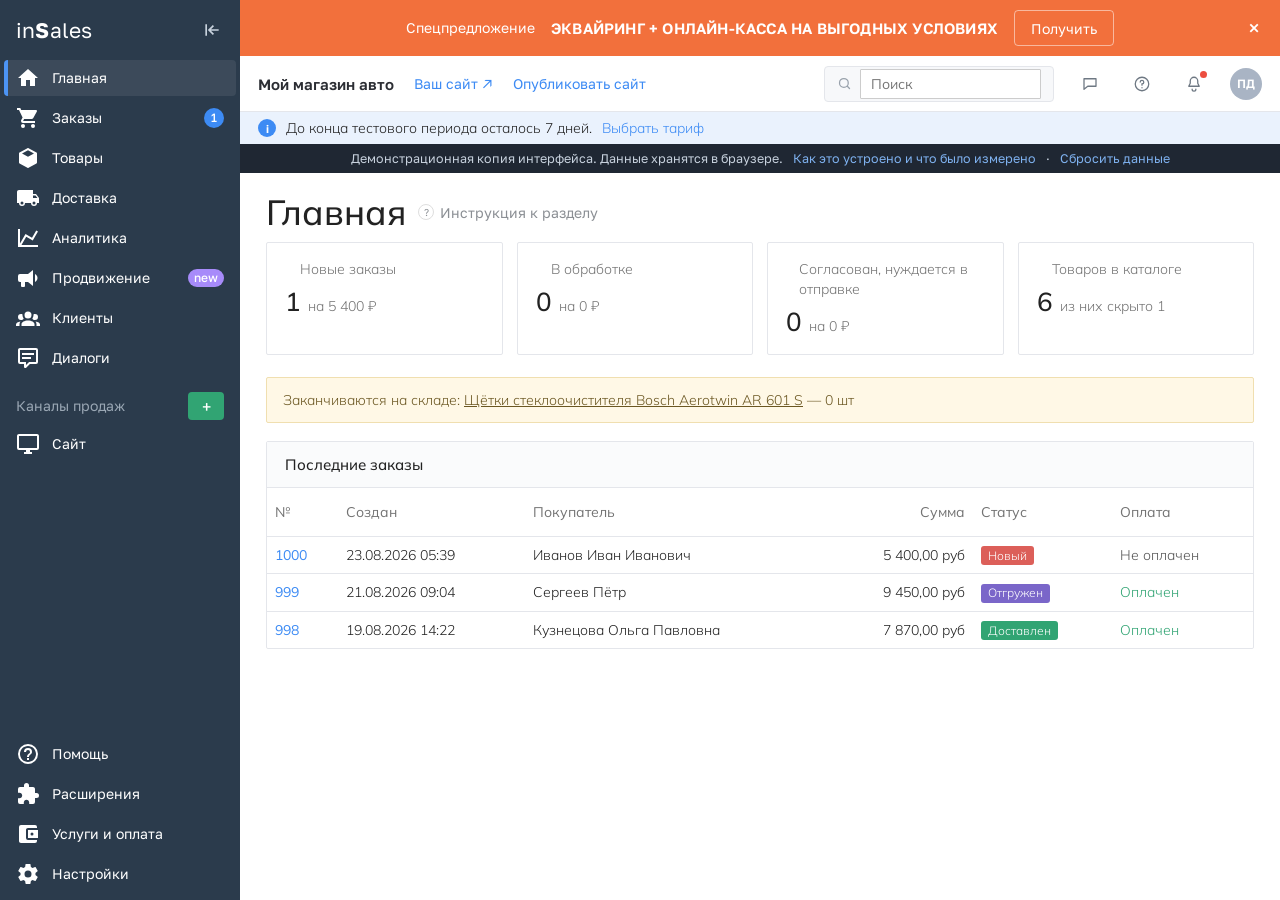
<file: index.html>
<!doctype html>
<html lang="ru">
<head>
<meta charset="utf-8">
<meta name="viewport" content="width=device-width,initial-scale=1">
<title>Мой магазин авто — админка</title>
<meta name="description" content="Рабочая копия админки InSales: каталог, заказы, клиенты, контент и настройки.">
<meta name="robots" content="noindex,nofollow">
<link rel="preconnect" href="https://fonts.googleapis.com">
<link rel="preconnect" href="https://fonts.gstatic.com" crossorigin>
<link rel="stylesheet" href="https://fonts.googleapis.com/css2?family=Golos+Text:wght@400;500;600;700&family=Mulish:wght@300;400;500;600;700&display=swap">
<link rel="stylesheet" href="assets/app.css">
<link rel="icon" href="data:image/svg+xml,<svg xmlns='http://www.w3.org/2000/svg' viewBox='0 0 32 32'><rect width='32' height='32' rx='6' fill='%23262F3E'/><text x='16' y='23' font-size='19' font-family='Arial' font-weight='700' fill='white' text-anchor='middle'>S</text></svg>">
</head>
<body>
<div class="app">
  <aside class="side" id="side">
    <div class="sidenav__section sidenav__section--top">
      <span class="logo">in<b>S</b>ales</span>
      <button class="collapse" id="collapse" title="Свернуть меню" aria-label="Свернуть меню">
        <svg width="20" height="20" viewBox="0 0 24 24" fill="currentColor"><path d="M4 5h2v14H4zM20 11H10.8l3.6-3.6L13 6l-6 6 6 6 1.4-1.4-3.6-3.6H20z"/></svg>
      </button>
    </div>
    <nav class="sidenav__section sidenav__section--middle" id="nav"></nav>
    <div class="sidenav__section sidenav__section--bottom" id="navfoot"></div>
  </aside>

  <div class="main">
    <div class="promo" id="promo">
      <span>Спецпредложение</span>
      <strong>Эквайринг + онлайн-касса на выгодных условиях</strong>
      <button class="get">Получить</button>
      <button class="x" id="promoclose" title="Закрыть">×</button>
    </div>

    <div class="topbar">
      <button class="burger" id="burger">☰</button>
      <span class="shopname">Мой магазин авто</span>
      <a href="#/branding">Ваш сайт ↗</a>
      <a href="#/domains">Опубликовать сайт</a>
      <span class="sp"></span>
      <label class="search"><span class="mg"><svg width="15" height="15" viewBox="0 0 24 24" fill="none" stroke="currentColor" stroke-width="2" stroke-linecap="round"><circle cx="11" cy="11" r="7"/><path d="m20 20-3.5-3.5"/></svg></span><input type="text" id="globalsearch" placeholder="Поиск"></label>
      <button class="ticon" title="Диалоги"><svg width="18" height="18" viewBox="0 0 24 24" fill="none" stroke="currentColor" stroke-width="1.7" stroke-linejoin="round"><path d="M4 5h16v10H9l-5 4z"/></svg></button>
      <button class="ticon" title="Помощь"><svg width="18" height="18" viewBox="0 0 24 24" fill="none" stroke="currentColor" stroke-width="1.7" stroke-linecap="round"><circle cx="12" cy="12" r="9"/><path d="M9.6 9.4A2.4 2.4 0 1 1 12 12v1.5M12 17h.01"/></svg></button>
      <button class="ticon" title="Уведомления"><svg width="18" height="18" viewBox="0 0 24 24" fill="none" stroke="currentColor" stroke-width="1.7" stroke-linecap="round" stroke-linejoin="round"><path d="M12 3a5 5 0 0 0-5 5v3l-2 4h14l-2-4V8a5 5 0 0 0-5-5M9.5 19a2.5 2.5 0 0 0 5 0"/></svg><span class="dot"></span></button>
      <span class="avatar">ПД</span>
    </div>

    <div class="trialbar"><span class="i">i</span>
      <span>До конца тестового периода осталось 7 дней.</span>
      <a href="#/invoices">Выбрать тариф</a>
    </div>

    <div class="banner-dev">
      Демонстрационная копия интерфейса. Данные хранятся в браузере.
      <a href="report.html">Как это устроено и что было измерено</a> ·
      <a href="#" id="reset">Сбросить данные</a>
    </div>

    <div class="page" id="view"></div>
  </div>
</div>

<div class="toast" id="toast"></div>
<div id="modalroot"></div>

<script src="assets/data.js"></script>
<script src="assets/app.js"></script>
<script src="assets/views-extra.js"></script>
</body>
</html>
</file>
<file: assets/app.css>
/* Копия интерфейса админки InSales.
   Цвета, размеры и шрифты сняты с вычисленных стилей живой панели, а не подобраны на глаз.
   Оболочка (сайдбар, шапка) — Golos Text, как в оригинале.
   Контент в оригинале набран MuseoSans; это коммерческий шрифт, поэтому взят Mulish —
   ближайший свободный аналог с кириллицей. */

:root{
  --primary:#3d8bf4;
  --primary-dark:#2f76d8;
  --secondary:#edeff2;
  --error:#ec4e40;
  --success:#31a473;
  --warning:#f58f29;
  --info:#2196f3;
  --line:#e4e6eb;

  --side-bg:#2B3B4C;
  --side-text:#ffffff;
  --side-muted:#9aa7b4;

  --ink:#222222;
  --ink-2:#555555;
  --ink-3:#737373;
  --ink-head:#2B2D33;

  --btn-bg:#EAEAEA;
  --btn-text:#6B6B6B;
  --btn-line:#DEDEDE;
  --input-line:#CCCCCC;

  --pill-red:#DC5F59;
  --bg:#FFFFFF;
  --bg-2:#F7F8FA;
  --bg-3:#FAFBFC;

  --side-w:240px;
  --font-ui:"Golos Text","Helvetica Neue",Arial,sans-serif;
  --font-body:"Mulish","Segoe UI",Roboto,Arial,sans-serif;
}

*{box-sizing:border-box}
html,body{height:100%}
body{margin:0;background:var(--bg);color:var(--ink);font:300 14px/20px var(--font-body);-webkit-font-smoothing:antialiased}
a{color:var(--primary);text-decoration:none}
a:hover{text-decoration:underline}
button{font:inherit}
:focus-visible{outline:2px solid var(--primary);outline-offset:1px}

/* ================= каркас ================= */
.app{display:flex;min-height:100vh}
.side{
  width:var(--side-w);flex:0 0 var(--side-w);background:var(--side-bg);
  display:flex;flex-direction:column;position:sticky;top:0;height:100vh;
  font-family:var(--font-ui);font-weight:400;font-size:14px;line-height:20px;color:var(--side-text);
}
.main{flex:1;min-width:0;display:flex;flex-direction:column;background:var(--bg)}

.sidenav__section--top{display:flex;align-items:center;justify-content:space-between;padding:16px;height:60px;flex:0 0 auto}
.sidenav__section--middle{flex:1 1 auto;overflow-y:auto;overflow-x:hidden;padding:0 0 4px}
.sidenav__section--middle::-webkit-scrollbar{width:6px}
.sidenav__section--middle::-webkit-scrollbar-thumb{background:#768494;border-radius:3px}
.sidenav__section--bottom{margin-top:auto;flex:0 0 auto;padding-bottom:8px}

.logo{color:#fff;font-size:21px;font-weight:400;letter-spacing:.2px;font-family:var(--font-ui)}
.logo b{font-weight:700}
.collapse{width:28px;height:28px;border:0;border-radius:4px;background:transparent;color:#c8d2dd;cursor:pointer;display:grid;place-items:center}
.collapse:hover{background:rgba(255,255,255,.08);color:#fff}

.nav-item{
  position:relative;display:flex;align-items:center;gap:12px;
  height:36px;min-height:36px;margin:0 4px;padding:0 12px;border-radius:4px;
  color:#fff;text-decoration:none;font-size:14px;line-height:20px;transition:background .2s;
}
.nav-item:hover{text-decoration:none;color:#fff;background:rgba(255,255,255,.08)}
.nav-item.active{background-image:linear-gradient(to right,var(--primary) 4px,rgba(255,255,255,0) 0)}
.nav-item.active::before{content:"";position:absolute;inset:0;background:#fff;opacity:.08;border-radius:4px;pointer-events:none}
.nav-item .ico{width:24px;height:24px;flex:0 0 24px;display:grid;place-items:center}
.nav-item .ico svg{width:24px;height:24px;fill:currentColor}
.nav-item .lbl{flex:1;white-space:nowrap;overflow:hidden;text-overflow:ellipsis}
.nav-group + .nav-group{margin-top:4px}

.badge{min-width:20px;height:20px;padding:0 6px;border-radius:10px;background:var(--primary);color:#fff;font-size:12px;line-height:20px;text-align:center;font-weight:500}
.badge.new{background:#a78bfa;height:18px;line-height:18px;font-size:12px;border-radius:9px}

.sub{padding:2px 0 0}
.sub a{position:relative;display:flex;align-items:center;height:36px;margin:0 4px;padding:0 12px 0 48px;border-radius:4px;color:#fff;font-size:14px;text-decoration:none}
.sub a:hover{background:rgba(255,255,255,.08);text-decoration:none;color:#fff}
.sub a.active::after{content:"";position:absolute;left:24px;width:4px;height:4px;border-radius:50%;background:currentColor}
.side-label{display:flex;align-items:center;justify-content:space-between;padding:16px 16px 6px;color:var(--side-muted);font-size:14px}
.side-label .plus{width:36px;height:28px;border:0;border-radius:4px;background:var(--success);color:#fff;font-size:17px;cursor:pointer;line-height:1}
.side-label .plus:hover{filter:brightness(1.08)}

/* ================= верх ================= */
.promo{background:#F2703C;color:#fff;display:flex;align-items:center;justify-content:center;gap:16px;padding:4px 18px;height:56px;font:400 14px/20px var(--font-ui);position:relative}
.promo strong{font-size:15px;letter-spacing:.2px;text-transform:uppercase;font-weight:600}
.promo .get{background:transparent;border:1px solid rgba(255,255,255,.5);color:#fff;height:36px;padding:0 16px;border-radius:4px;cursor:pointer;font:400 14px var(--font-ui)}
.promo .get:hover{background:rgba(255,255,255,.14)}
.promo .x{position:absolute;right:14px;top:50%;transform:translateY(-50%);background:none;border:0;color:#fff;font-size:22px;cursor:pointer;line-height:1}

.topbar{display:flex;align-items:center;gap:20px;padding:0 18px;height:56px;flex:0 0 56px;border-bottom:1px solid var(--line);background:var(--bg);font:400 14px/20px var(--font-ui);color:var(--ink-head)}
.shopname{font-weight:600;font-size:15px}
.topbar .sp{flex:1}
.search{display:flex;align-items:center;gap:8px;border:1px solid var(--line);border-radius:4px;height:36px;padding:0 12px;width:230px;color:var(--ink-3);background:var(--bg-2)}
.search .mg{display:flex;color:#98A1AB}
.search input{border:0;outline:0;flex:1;min-width:0;font:400 14px var(--font-ui);background:transparent;color:var(--ink)}
.ticon{background:none;border:0;cursor:pointer;color:#6E7883;position:relative;width:32px;height:32px;display:grid;place-items:center;border-radius:4px}
.ticon:hover{background:var(--bg-2);color:var(--ink-2)}
.ticon .dot{position:absolute;top:3px;right:3px;width:7px;height:7px;border-radius:50%;background:var(--error)}
.avatar{width:32px;height:32px;border-radius:50%;background:#A9B4C4;color:#fff;display:grid;place-items:center;font:600 12px var(--font-ui)}
.trialbar{display:flex;align-items:center;gap:10px;background:#EAF2FD;padding:0 18px;height:32px;flex:0 0 32px;font:300 14px var(--font-body);color:var(--ink)}
.trialbar .i{width:18px;height:18px;border-radius:50%;background:var(--primary);color:#fff;display:grid;place-items:center;font:700 11px var(--font-ui);flex:0 0 18px}
.banner-dev{background:#1F2733;color:#C8D2DE;font:400 12.5px var(--font-ui);padding:7px 18px;display:flex;align-items:center;gap:10px;justify-content:center;text-align:center;flex-wrap:wrap}
.banner-dev a{color:#7FB2F0}

/* ================= страница ================= */
.page{padding:0 26px 60px;flex:1}
.page-head{display:flex;align-items:center;gap:12px;margin:20px 0 10px;flex-wrap:wrap}
h1.title{font:500 35px/38.5px var(--font-body);margin:0;color:var(--ink)}
.hint{display:inline-flex;align-items:center;gap:6px;color:#8B8F94;font:400 14px var(--font-ui)}
.hint .q{width:16px;height:16px;border-radius:50%;border:1px solid var(--btn-line);display:grid;place-items:center;font-size:10px}
.page-head .sp{flex:1}

.tabs{display:flex;gap:2px;margin:14px 0 12px;flex-wrap:wrap}
.tabs a{padding:5px 12px;border-radius:2px;color:var(--primary);font:300 14px var(--font-body)}
.tabs a:hover{background:var(--bg-2);text-decoration:none}
.tabs a.active{background:#4A7FCB;color:#fff}

.toolbar{display:flex;align-items:center;gap:6px;margin-bottom:12px;flex-wrap:wrap}
.toolbar .sp{flex:1}

.btn{display:inline-flex;align-items:center;gap:6px;height:30px;padding:4px 10px;border-radius:1px;border:1px solid var(--btn-line);background:var(--btn-bg);color:var(--btn-text);cursor:pointer;font:300 14px/20px var(--font-body);white-space:nowrap}
.btn:hover{background:#e0e0e0;color:#4d4d4d}
.btn.primary{background:var(--primary);border-color:var(--primary);color:#fff;font-weight:400}
.btn.primary:hover{background:var(--primary-dark)}
.btn.danger{color:#C0392B;background:#fff;border-color:#E6C3BE}
.btn.danger:hover{background:#FDF2F1}
.btn:disabled{opacity:.5;cursor:not-allowed}
.btn.sm{height:26px;padding:2px 8px;font-size:13px}
.btn.icon{padding:2px 7px}

.field-search{border:1px solid var(--input-line);border-radius:1px;height:30px;padding:4px 10px;font:400 14px var(--font-body);min-width:250px;outline:0;color:var(--ink-2);background:#fff}
.field-search::placeholder{color:#A6ADB6}

/* ================= таблицы ================= */
.tablewrap{border:1px solid var(--line);border-radius:2px;overflow-x:auto;background:#fff}
table.grid{border-collapse:separate;border-spacing:0;width:100%;font-size:14px}
table.grid th{background:#fff;text-align:left;padding:15px 8px;font:400 14px var(--font-body);color:var(--ink-3);border-bottom:1px solid var(--line);white-space:nowrap}
table.grid td{padding:8px;border-bottom:1px solid var(--line);vertical-align:middle;font:300 14px/20px var(--font-body);color:var(--ink);height:36px}
table.grid tbody tr:last-child td{border-bottom:0}
table.grid tbody tr:hover{background:var(--bg-3)}
table.grid td.num,table.grid th.num{text-align:right;font-variant-numeric:tabular-nums;white-space:nowrap}
table.grid td.mono{font-family:ui-monospace,SFMono-Regular,Menlo,monospace;font-size:12.5px}
tr.striped td:first-child{box-shadow:inset 3px 0 0 var(--pill-red)}
.rowlink{font-weight:400}
.empty{padding:56px 20px;text-align:center;color:var(--ink-3)}
.empty h3{color:var(--ink);font:500 22px var(--font-body);margin:0 0 8px}
.empty p{max-width:440px;margin:0 auto 18px}
.pager{display:flex;align-items:center;justify-content:flex-end;gap:6px;padding:10px 12px;color:var(--ink-2);font-size:13px;border-top:1px solid var(--line)}
.pager b{padding:4px 10px;border-radius:2px;background:#4A7FCB;color:#fff;font-weight:400}
.pager span{padding:4px 10px;cursor:pointer;color:var(--primary)}

/* ================= пилюли ================= */
.pill{display:inline-block;padding:3.6px 7.2px;border-radius:3px;font:300 12px/12px var(--font-body);color:#fff;white-space:nowrap}
.pill.novy{background:var(--pill-red)}
.pill.obrabotka{background:var(--warning)}
.pill.soglasovan{background:#4A9BD4}
.pill.otgruzhen{background:#7A66C9}
.pill.dostavlen{background:var(--success)}
.pill.otmenen{background:#8A929C}
.pill.vozvrat{background:#B4634E}
.pill.grey{background:#8A929C}
.flag{font-size:14px;color:var(--ink-2)}
.flag.paid{color:var(--success)}

/* ================= формы ================= */
.card{border:1px solid var(--line);border-radius:2px;background:#fff;margin-bottom:18px}
.card > h3{margin:0;padding:13px 18px;border-bottom:1px solid var(--line);font:500 15px var(--font-body);background:var(--bg-3)}
.card .body{padding:18px}
.card .body > :last-child{margin-bottom:0}

.row{display:grid;grid-template-columns:220px minmax(0,1fr);gap:14px;align-items:start;margin-bottom:14px}
.row > label{padding-top:7px;color:var(--ink-2);font-size:14px}
.row > label .req{color:var(--error)}
@media (max-width:760px){.row{grid-template-columns:1fr;gap:5px}.row>label{padding-top:0}}
.cols{display:grid;grid-template-columns:repeat(auto-fit,minmax(180px,1fr));gap:14px}

input[type=text],input[type=number],input[type=email],input[type=tel],input[type=date],select,textarea{
  width:100%;border:1px solid var(--input-line);border-radius:1px;padding:4px 10px;min-height:30px;
  font:400 14px/20px var(--font-body);outline:0;background:#fff;color:var(--ink-2);
}
input:focus,select:focus,textarea:focus{border-color:var(--primary)}
textarea{min-height:90px;resize:vertical}
textarea.code{font-family:ui-monospace,SFMono-Regular,Menlo,monospace;font-size:12.5px;min-height:150px}
.check{display:flex;align-items:center;gap:9px;margin-bottom:9px;font-size:14px;cursor:pointer}
.check input{width:15px;height:15px;margin:0;accent-color:var(--primary)}
.help{color:#8B8F94;font-size:12.5px;margin-top:5px}
.prefix{display:flex;align-items:center}
.prefix .pre{padding:4px 10px;min-height:30px;display:flex;align-items:center;border:1px solid var(--input-line);border-right:0;border-radius:1px 0 0 1px;background:var(--btn-bg);color:var(--ink-3);font-size:13px;white-space:nowrap}
.prefix input{border-radius:0 1px 1px 0}

.formfoot{display:flex;gap:8px;align-items:center;padding:14px 0 0;border-top:1px solid var(--line);margin-top:6px}
.formfoot .sp{flex:1}

/* ================= фильтры ================= */
.filters{border:1px solid var(--line);border-radius:2px;background:var(--bg-2);padding:14px 16px;margin-bottom:12px}
.filters .fgrid{display:grid;grid-template-columns:repeat(auto-fit,minmax(210px,1fr));gap:14px 22px}
.filters .fg{display:flex;flex-direction:column;gap:6px}
.filters .fg > b{font:500 13px var(--font-body);color:var(--ink-2)}
.filters .range{display:flex;align-items:center;gap:6px}
.filters .range input{width:100%;min-width:0}
.filters .radios{display:flex;gap:14px;flex-wrap:wrap}
.filters .radios label{display:flex;align-items:center;gap:6px;font-size:13.5px;cursor:pointer}
.filters .ffoot{display:flex;gap:8px;margin-top:14px;padding-top:12px;border-top:1px solid var(--line)}

/* ================= прочее ================= */
.split{display:grid;grid-template-columns:270px minmax(0,1fr);gap:0;align-items:start}
@media (max-width:900px){.split{grid-template-columns:1fr}}
.treecol{border-right:1px solid var(--line);min-height:420px}
.treecol .tt{display:flex;gap:4px;padding:8px 10px;border-bottom:1px solid var(--line);align-items:center}
.tree{padding:6px 0}
.tree a{display:block;padding:7px 14px;color:var(--ink);font-size:14px}
.tree a:hover{background:var(--bg-2);text-decoration:none}
.tree a.active{background:#E9EDF1}
.tree a.child{padding-left:30px}
.treecol + div{padding-left:22px}

.stats{display:grid;grid-template-columns:repeat(auto-fit,minmax(210px,1fr));gap:14px;margin-bottom:22px}
.stat{border:1px solid var(--line);border-radius:2px;padding:16px 18px;background:#fff}
.stat .k{color:var(--ink-3);font-size:14px;display:flex;align-items:center;gap:7px}
.stat .k i{width:8px;height:8px;border-radius:50%;display:inline-block}
.stat .v{font:500 26px var(--font-body);margin-top:6px;font-variant-numeric:tabular-nums}
.stat .v small{font-size:14px;color:var(--ink-3);font-weight:300}

.notice{background:#FFF8E6;border:1px solid #F0DFB0;border-radius:2px;padding:12px 16px;font-size:14px;margin-bottom:18px;color:#6B5722}
.notice.info{background:#EAF2FD;border-color:#CFE0F7;color:#2B4C74}
.notice a{color:inherit;text-decoration:underline}

.thumb{width:38px;height:38px;border-radius:2px;background:var(--bg-2);display:grid;place-items:center;color:#B6BDC6;font-size:15px;overflow:hidden}

.toast{position:fixed;right:20px;bottom:20px;background:#2B3B4C;color:#fff;padding:11px 18px;border-radius:4px;font:400 14px var(--font-ui);box-shadow:0 6px 22px rgba(0,0,0,.22);z-index:90;opacity:0;transform:translateY(8px);transition:opacity .18s,transform .18s;pointer-events:none}
.toast.show{opacity:1;transform:none}

.modal-bg{position:fixed;inset:0;background:rgba(30,38,49,.45);display:grid;place-items:center;z-index:80;padding:20px}
.modal{background:#fff;border-radius:4px;max-width:520px;width:100%;box-shadow:0 18px 50px rgba(0,0,0,.3)}
.modal h3{margin:0;padding:16px 20px;border-bottom:1px solid var(--line);font:500 16px var(--font-body)}
.modal .body{padding:18px 20px}
.modal .foot{padding:14px 20px;border-top:1px solid var(--line);display:flex;gap:10px;justify-content:flex-end}

.crumbs{font-size:13px;color:var(--ink-3);margin:14px 0 0}
.crumbs a{color:var(--primary)}
.kv{display:grid;grid-template-columns:170px 1fr;gap:8px 14px;font-size:14px}
.kv dt{color:var(--ink-3)}
.kv dd{margin:0}

/* ================= свёрнутое меню ================= */
body.collapsed{--side-w:58px}
body.collapsed .side{overflow:visible}
body.collapsed .logo{font-size:0}
body.collapsed .logo::after{content:"S";font-size:21px;font-weight:700;color:#fff}
body.collapsed .logo b{display:none}
body.collapsed .sidenav__section--top{flex-direction:column;gap:10px;height:auto;padding:12px 8px}
body.collapsed .nav-item{justify-content:center;gap:0;padding:0;margin:0 5px}
body.collapsed .nav-item .lbl{display:none}
body.collapsed .nav-item .badge{position:absolute;top:1px;right:2px;min-width:15px;height:15px;font-size:9px;line-height:15px;padding:0 4px}
body.collapsed .nav-item .badge.new{display:none}
body.collapsed .sub{display:none}
body.collapsed .side-label span{display:none}
body.collapsed .side-label{justify-content:center;padding:12px 4px 6px}
body.collapsed .side-label .plus{width:30px}
body.collapsed .collapse{transform:rotate(180deg)}
body.collapsed .nav-item::after{content:attr(data-t);position:absolute;left:100%;top:50%;transform:translateY(-50%);margin-left:8px;background:#1B2330;color:#fff;padding:5px 10px;border-radius:4px;font:400 12.5px var(--font-ui);white-space:nowrap;opacity:0;pointer-events:none;transition:opacity .12s;z-index:70}
body.collapsed .nav-item:hover::after{opacity:1}

@media (max-width:800px){
  .side{position:fixed;left:-260px;z-index:60;transition:left .2s}
  .side.open{left:0}
  .burger{display:grid!important}
}
.burger{display:none;background:none;border:0;font-size:20px;cursor:pointer;color:var(--ink-2)}
@media (prefers-reduced-motion:reduce){*{transition:none!important}}
</file>
